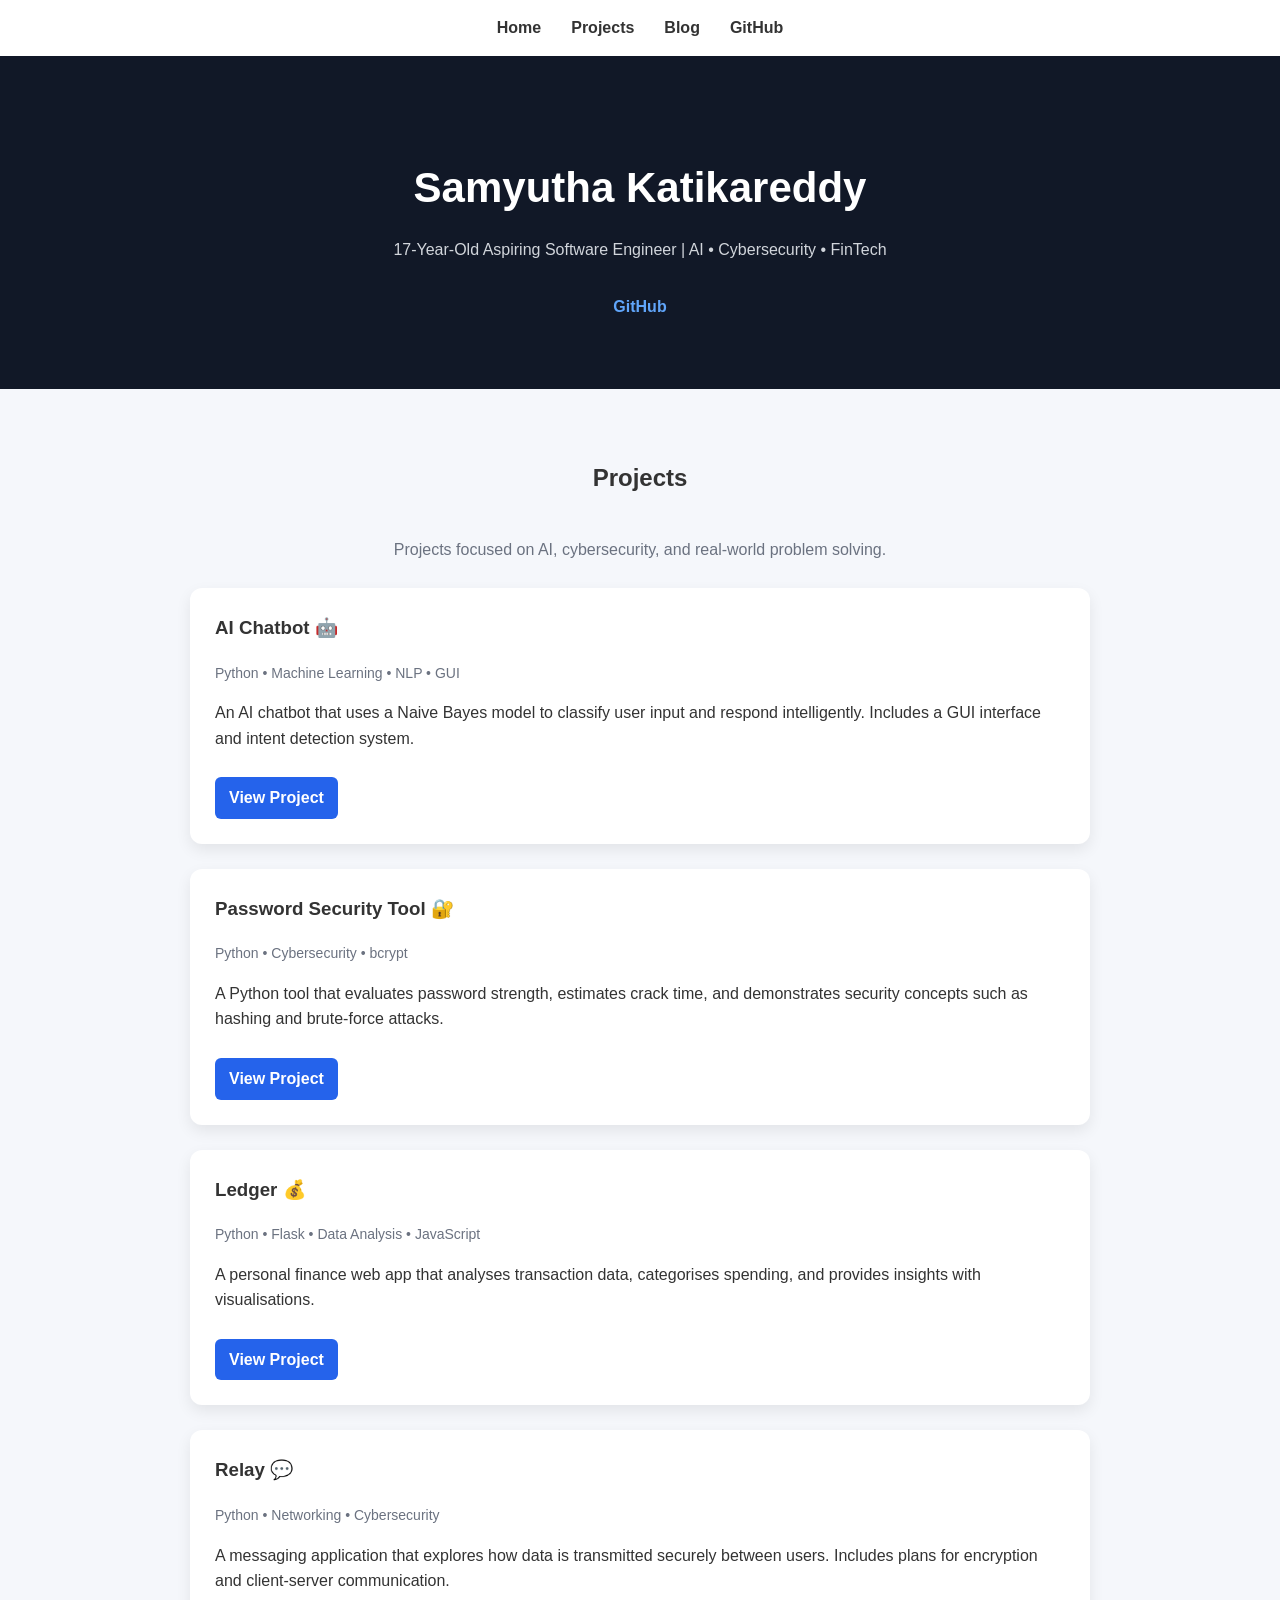
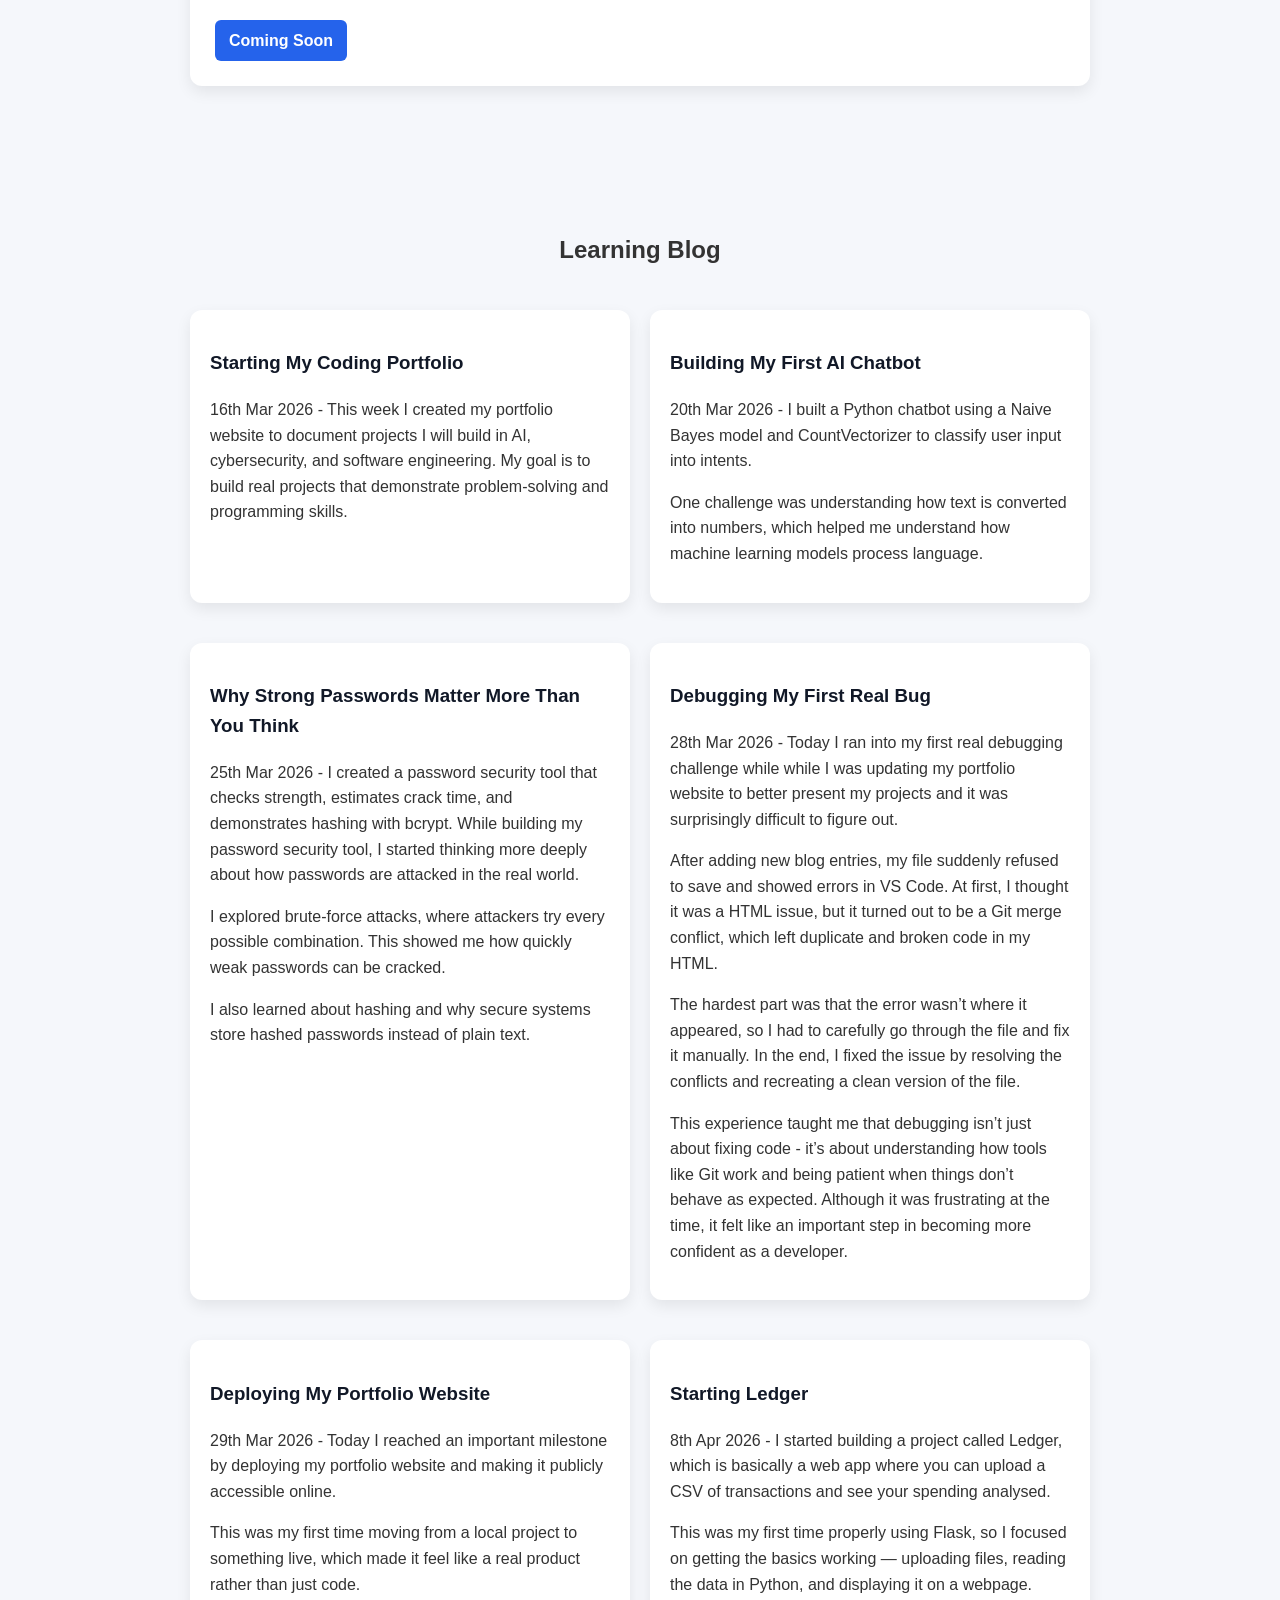
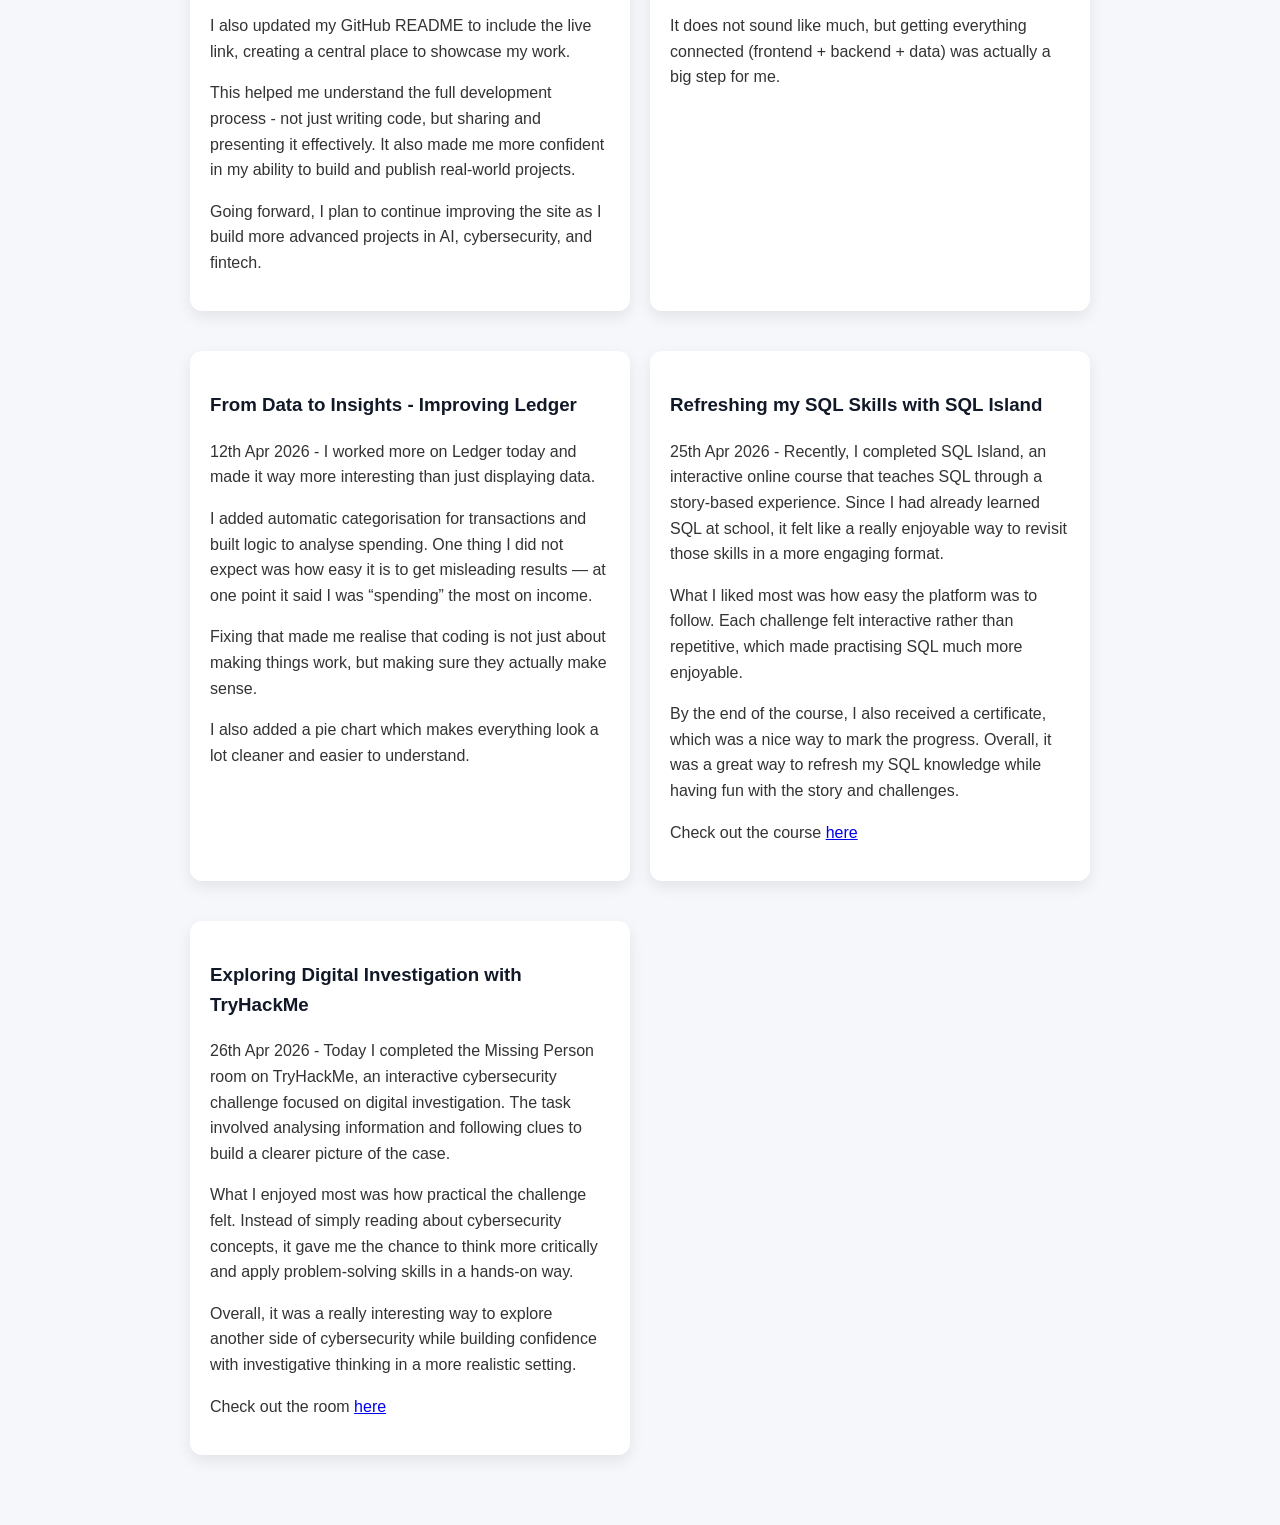
<file: index.html>
<!DOCTYPE html>
<html lang="en">
<head>
  <meta charset="UTF-8">
  <title>Samyutha Katikareddy Portfolio</title>
  <link rel="stylesheet" href="style.css">
</head>
<body>

<nav>
  <a href="#">Home</a>
  <a href="#projects">Projects</a>
  <a href="#blog">Blog</a>
  <a href="https://github.com/samyuthak-projects">GitHub</a>
</nav>

<header>
  <h1>Samyutha Katikareddy</h1>
  <p>17-Year-Old Aspiring Software Engineer | AI • Cybersecurity • FinTech</p>
  <a href="https://github.com/samyuthak-projects">GitHub</a>
</header>

<section id="projects">
  <h2>Projects</h2>

  <p class="section-intro">
    Projects focused on AI, cybersecurity, and real-world problem solving.
  </p>

  <!-- AI Chatbot -->
  <div class="project">
    <h3>AI Chatbot 🤖</h3>

    <p class="tags">Python • Machine Learning • NLP • GUI</p>

    <p>
      An AI chatbot that uses a Naive Bayes model to classify user input and
      respond intelligently. Includes a GUI interface and intent detection system.
    </p>

    <a href="https://github.com/samyuthak-projects/ai-chatbot">
      View Project
    </a>
  </div>

  <!-- Password Security Tool -->
  <div class="project">
    <h3>Password Security Tool 🔐</h3>

    <p class="tags">Python • Cybersecurity • bcrypt</p>

    <p>
      A Python tool that evaluates password strength, estimates crack time,
      and demonstrates security concepts such as hashing and brute-force attacks.
    </p>

    <a href="https://github.com/samyuthak-projects/password-security-tool">
      View Project
    </a>
  </div>

  <!-- Ledger (Personal Finance Web App) -->
  <div class="project">
    <h3>Ledger 💰</h3>

    <p class="tags">Python • Flask • Data Analysis • JavaScript</p>

    <p>
    A personal finance web app that analyses transaction data, categorises spending,
    and provides insights with visualisations.
    </p>

    <a href="https://github.com/samyuthak-projects/ledger">
      View Project
    </a>
  </div>

  <!-- Relay (Encrypted Messaging App) -->
  <div class="project">
    <h3>Relay 💬</h3>

    <p class="tags">Python • Networking • Cybersecurity</p>

    <p>
    A messaging application that explores how data is transmitted securely between users.
    Includes plans for encryption and client-server communication.
    </p>

    <a href="#">Coming Soon</a>
  </div>

</section>

<section id="blog">
  <h2>Learning Blog</h2>

  <div class="blog-container"> 
  <article>
    <h3>Starting My Coding Portfolio</h3>
    <p>
      16th Mar 2026 - This week I created my portfolio website to document projects I will build in AI, cybersecurity, and software engineering. My goal is to build real projects that demonstrate problem-solving and programming skills.
    </p>
  </article>

  <article>
    <h3>Building My First AI Chatbot</h3>
    <p>
      20th Mar 2026 - I built a Python chatbot using a Naive Bayes model and CountVectorizer to classify user input into intents.
    </p>
    <p>
      One challenge was understanding how text is converted into numbers, which helped me understand how machine learning models process language.
    </p>
  </article>



  <article>
    <h3>Why Strong Passwords Matter More Than You Think</h3>
    <p>
      25th Mar 2026 - I created a password security tool that checks strength, estimates crack time, and demonstrates hashing with bcrypt. While building my password security tool, I started thinking more deeply about how passwords are attacked in the real world.
    </p>
    <p>
      I explored brute-force attacks, where attackers try every possible combination. This showed me how quickly weak passwords can be cracked.
    </p>
    <p>
      I also learned about hashing and why secure systems store hashed passwords instead of plain text.
    </p>
  </article>

  <article>
    <h3>Debugging My First Real Bug</h3>
    <p>
      28th Mar 2026 - Today I ran into my first real debugging challenge while while I was updating my portfolio website to better present my projects and it was surprisingly difficult to figure out.
    </p>
    <p>
      After adding new blog entries, my file suddenly refused to save and showed errors in VS Code. At first, I thought it was a HTML issue, but it turned out to be a Git merge conflict, which left duplicate and broken code in my HTML.
    </p>
    <p>
      The hardest part was that the error wasn’t where it appeared, so I had to carefully go through the file and fix it manually. In the end, I fixed the issue by resolving the conflicts and recreating a clean version of the file.
    </p>
    <p>
      This experience taught me that debugging isn’t just about fixing code - it’s about understanding how tools like Git work and being patient when things don’t behave as expected. Although it was frustrating at the time, it felt like an important step in becoming more confident as a developer.
    </p>
  </article>

  <article>
    <h3>Deploying My Portfolio Website</h3>
    <p>
      29th Mar 2026 - Today I reached an important milestone by deploying my portfolio website and making it publicly accessible online.
    </p>
    <p>
      This was my first time moving from a local project to something live, which made it feel like a real product rather than just code.
    </p>
    <p>
      I also updated my GitHub README to include the live link, creating a central place to showcase my work.
    </p>
    <p>
      This helped me understand the full development process - not just writing code, but sharing and presenting it effectively. It also made me more confident in my ability to build and publish real-world projects.
    </p>
    <p>
      Going forward, I plan to continue improving the site as I build more advanced projects in AI, cybersecurity, and fintech.
    </p>
  </article>

  <article>
    <h3>Starting Ledger</h3>
    <p>
      8th Apr 2026 - I started building a project called Ledger, which is basically a web app where you can upload a CSV of transactions and see your spending analysed.
    </p>
    <p>
      This was my first time properly using Flask, so I focused on getting the basics working — uploading files, reading the data in Python, and displaying it on a webpage.
    </p>
    <p>
      It does not sound like much, but getting everything connected (frontend + backend + data) was actually a big step for me.
    </p>
  </article>

  <article>
    <h3>From Data to Insights - Improving Ledger</h3>
    <p>
      12th Apr 2026 - I worked more on Ledger today and made it way more interesting than just displaying data.
    </p>
    <p>
      I added automatic categorisation for transactions and built logic to analyse spending. One thing I did not expect was how easy it is to get misleading results — at one point it said I was “spending” the most on income.
    </p>
    <p>
      Fixing that made me realise that coding is not just about making things work, but making sure they actually make sense.
    </p>
    <p>
      I also added a pie chart which makes everything look a lot cleaner and easier to understand.
    </p>
  </article>

  <article>
    <h3>Refreshing my SQL Skills with SQL Island</h3>
    <p>
      25th Apr 2026 - Recently, I completed SQL Island, an interactive online course that teaches SQL through a story-based experience. Since I had already learned SQL at school, it felt like a really enjoyable way to revisit those skills in a more engaging format.
    </p>
    <p>
      What I liked most was how easy the platform was to follow. Each challenge felt interactive rather than repetitive, which made practising SQL much more enjoyable.
    </p>
    <p>
      By the end of the course, I also received a certificate, which was a nice way to mark the progress. Overall, it was a great way to refresh my SQL knowledge while having fun with the story and challenges.
    </p>
    <p>
      Check out the course <a href="https://sql-island.informatik.uni-kl.de/">here</a>
    </p>
  </article>

  <article>
    <h3>Exploring Digital Investigation with TryHackMe</h3>
    <p>
      26th Apr 2026 - Today I completed the Missing Person room on TryHackMe, an interactive cybersecurity challenge focused on digital investigation. The task involved analysing information and following clues to build a clearer picture of the case.
    </p>
    <p>
      What I enjoyed most was how practical the challenge felt. Instead of simply reading about cybersecurity concepts, it gave me the chance to think more critically and apply problem-solving skills in a hands-on way.
    </p>
    <p>
      Overall, it was a really interesting way to explore another side of cybersecurity while building confidence with investigative thinking in a more realistic setting.
    </p>
    <p>
      Check out the room <a href="https://tryhackme.com/room/missingperson">here</a>
    </p>
  </article>

  </div>
</section>

</body>
</html>
</file>
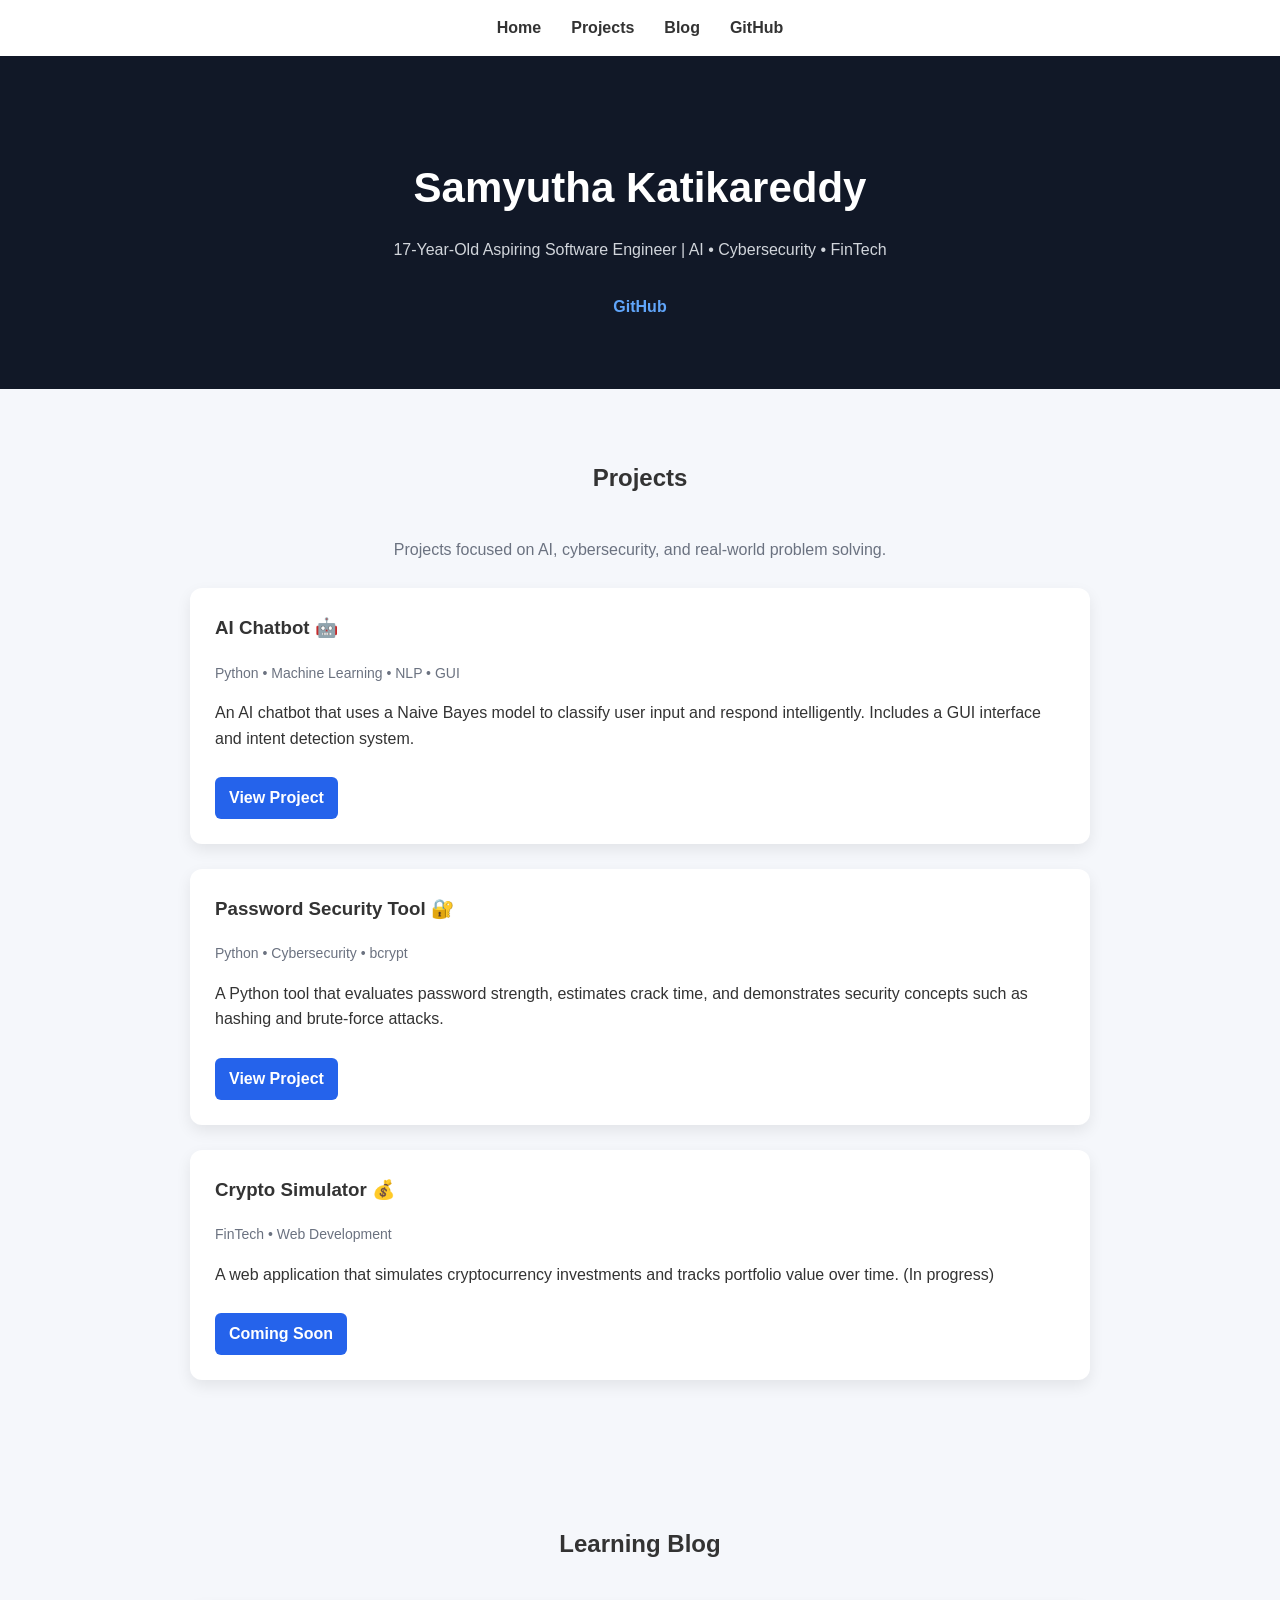
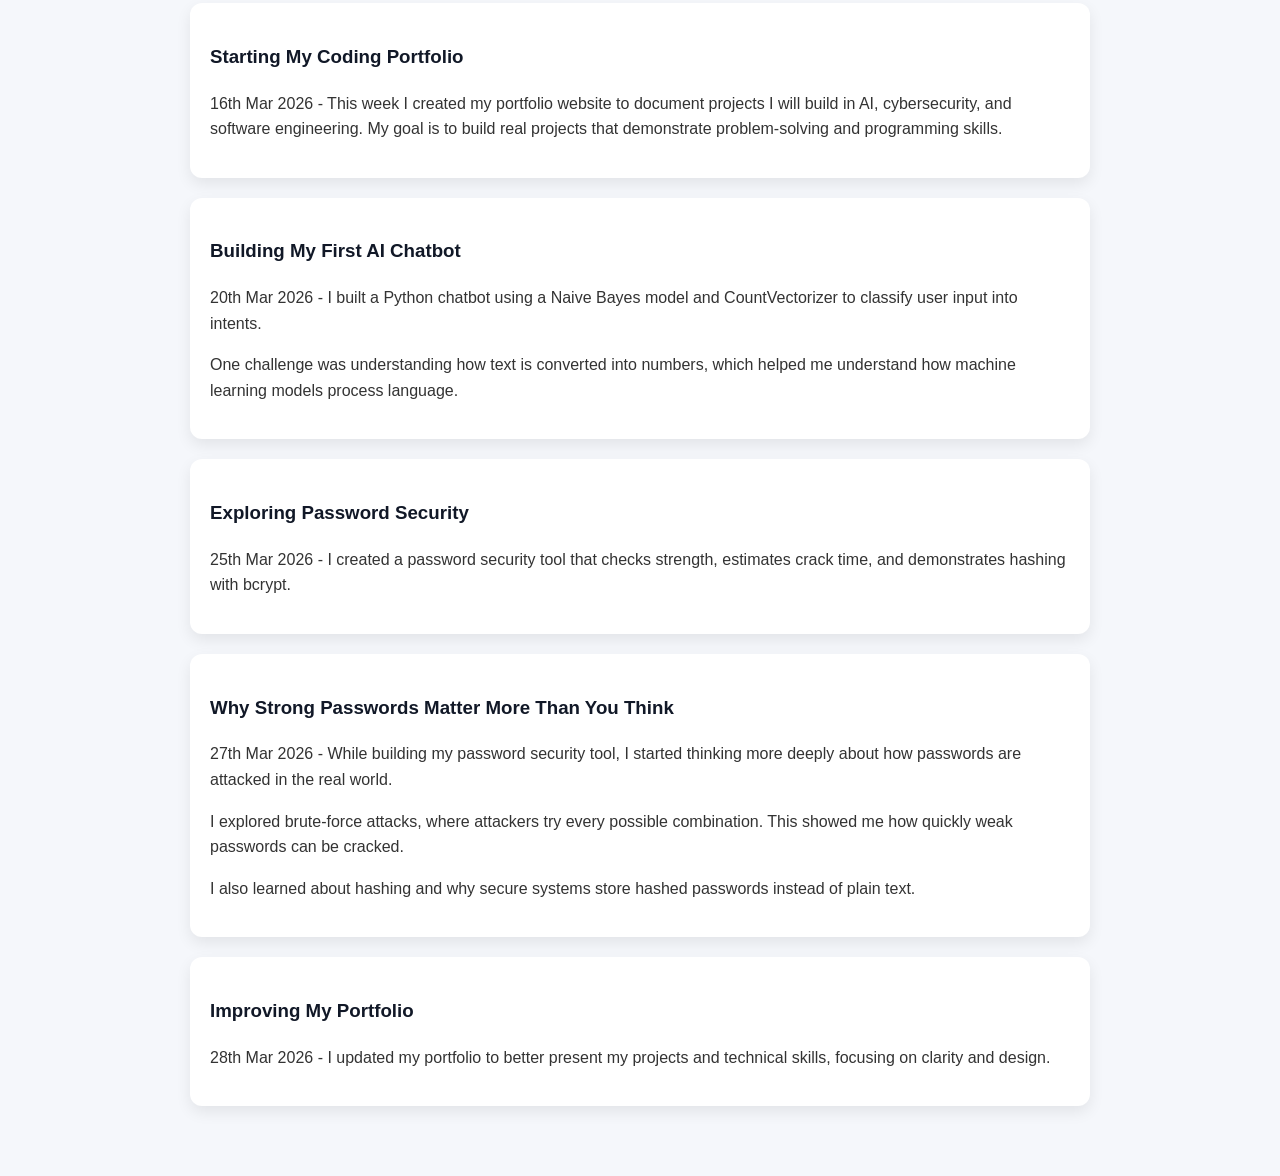
<file: index2.html>
<!DOCTYPE html>
<html lang="en">
<head>
  <meta charset="UTF-8">
  <title>Samyutha Katikareddy Portfolio</title>
  <link rel="stylesheet" href="style.css">
</head>
<body>

<nav>
  <a href="#">Home</a>
  <a href="#projects">Projects</a>
  <a href="#blog">Blog</a>
  <a href="https://github.com/samyuthak-projects">GitHub</a>
</nav>

<header>
  <h1>Samyutha Katikareddy</h1>
  <p>17-Year-Old Aspiring Software Engineer | AI • Cybersecurity • FinTech</p>
  <a href="https://github.com/samyuthak-projects">GitHub</a>
</header>

<section id="projects">
  <h2>Projects</h2>

  <p class="section-intro">
    Projects focused on AI, cybersecurity, and real-world problem solving.
  </p>

  <!-- AI Chatbot -->
  <div class="project">
    <h3>AI Chatbot 🤖</h3>

    <p class="tags">Python • Machine Learning • NLP • GUI</p>

    <p>
      An AI chatbot that uses a Naive Bayes model to classify user input and
      respond intelligently. Includes a GUI interface and intent detection system.
    </p>

    <a href="https://github.com/samyuthak-projects/ai-chatbot">
      View Project
    </a>
  </div>

  <!-- Password Security Tool -->
  <div class="project">
    <h3>Password Security Tool 🔐</h3>

    <p class="tags">Python • Cybersecurity • bcrypt</p>

    <p>
      A Python tool that evaluates password strength, estimates crack time,
      and demonstrates security concepts such as hashing and brute-force attacks.
    </p>

    <a href="https://github.com/samyuthak-projects/password-security-tool">
      View Project
    </a>
  </div>

  <!-- Crypto Simulator (Coming Soon or Update Later) -->
  <div class="project">
    <h3>Crypto Simulator 💰</h3>

    <p class="tags">FinTech • Web Development</p>

    <p>
      A web application that simulates cryptocurrency investments and tracks portfolio value over time.
      (In progress)
    </p>

    <a href="#">Coming Soon</a>
  </div>

</section>

<section id="blog">
  <h2>Learning Blog</h2>

  <article>
    <h3>Starting My Coding Portfolio</h3>
    <p>
      16th Mar 2026 - This week I created my portfolio website to document projects I will build in AI, cybersecurity, and software engineering. My goal is to build real projects that demonstrate problem-solving and programming skills.
    </p>
  </article>

  <article>
    <h3>Building My First AI Chatbot</h3>
    <p>
      20th Mar 2026 - I built a Python chatbot using a Naive Bayes model and CountVectorizer to classify user input into intents.
    </p>
    <p>
      One challenge was understanding how text is converted into numbers, which helped me understand how machine learning models process language.
    </p>
  </article>

  <article>
    <h3>Exploring Password Security</h3>
    <p>
      25th Mar 2026 - I created a password security tool that checks strength, estimates crack time, and demonstrates hashing with bcrypt.
    </p>
  </article>

  <article>
    <h3>Why Strong Passwords Matter More Than You Think</h3>
    <p>
      27th Mar 2026 - While building my password security tool, I started thinking more deeply about how passwords are attacked in the real world.
    </p>
    <p>
      I explored brute-force attacks, where attackers try every possible combination. This showed me how quickly weak passwords can be cracked.
    </p>
    <p>
      I also learned about hashing and why secure systems store hashed passwords instead of plain text.
    </p>
  </article>

  <article>
    <h3>Improving My Portfolio</h3>
    <p>
      28th Mar 2026 - I updated my portfolio to better present my projects and technical skills, focusing on clarity and design.
    </p>
  </article>

</section>

</body>
</html>
</file>
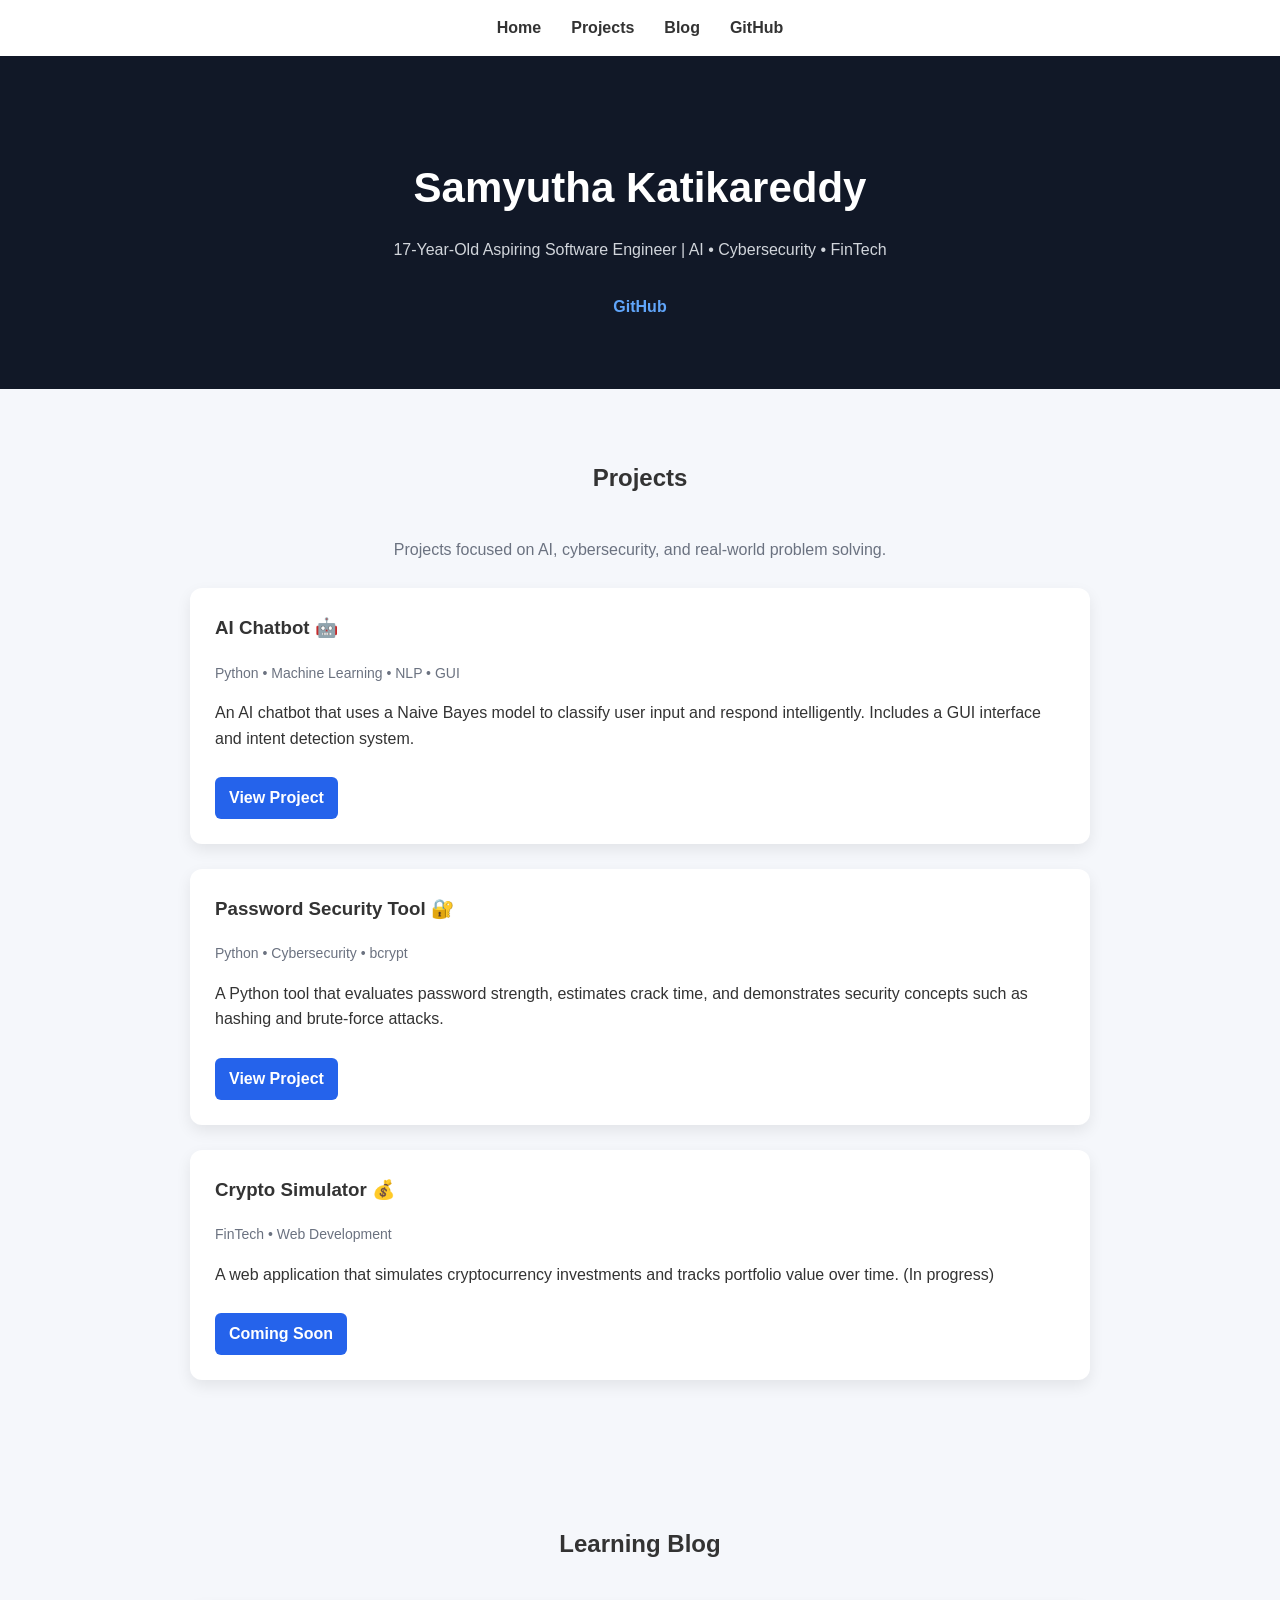
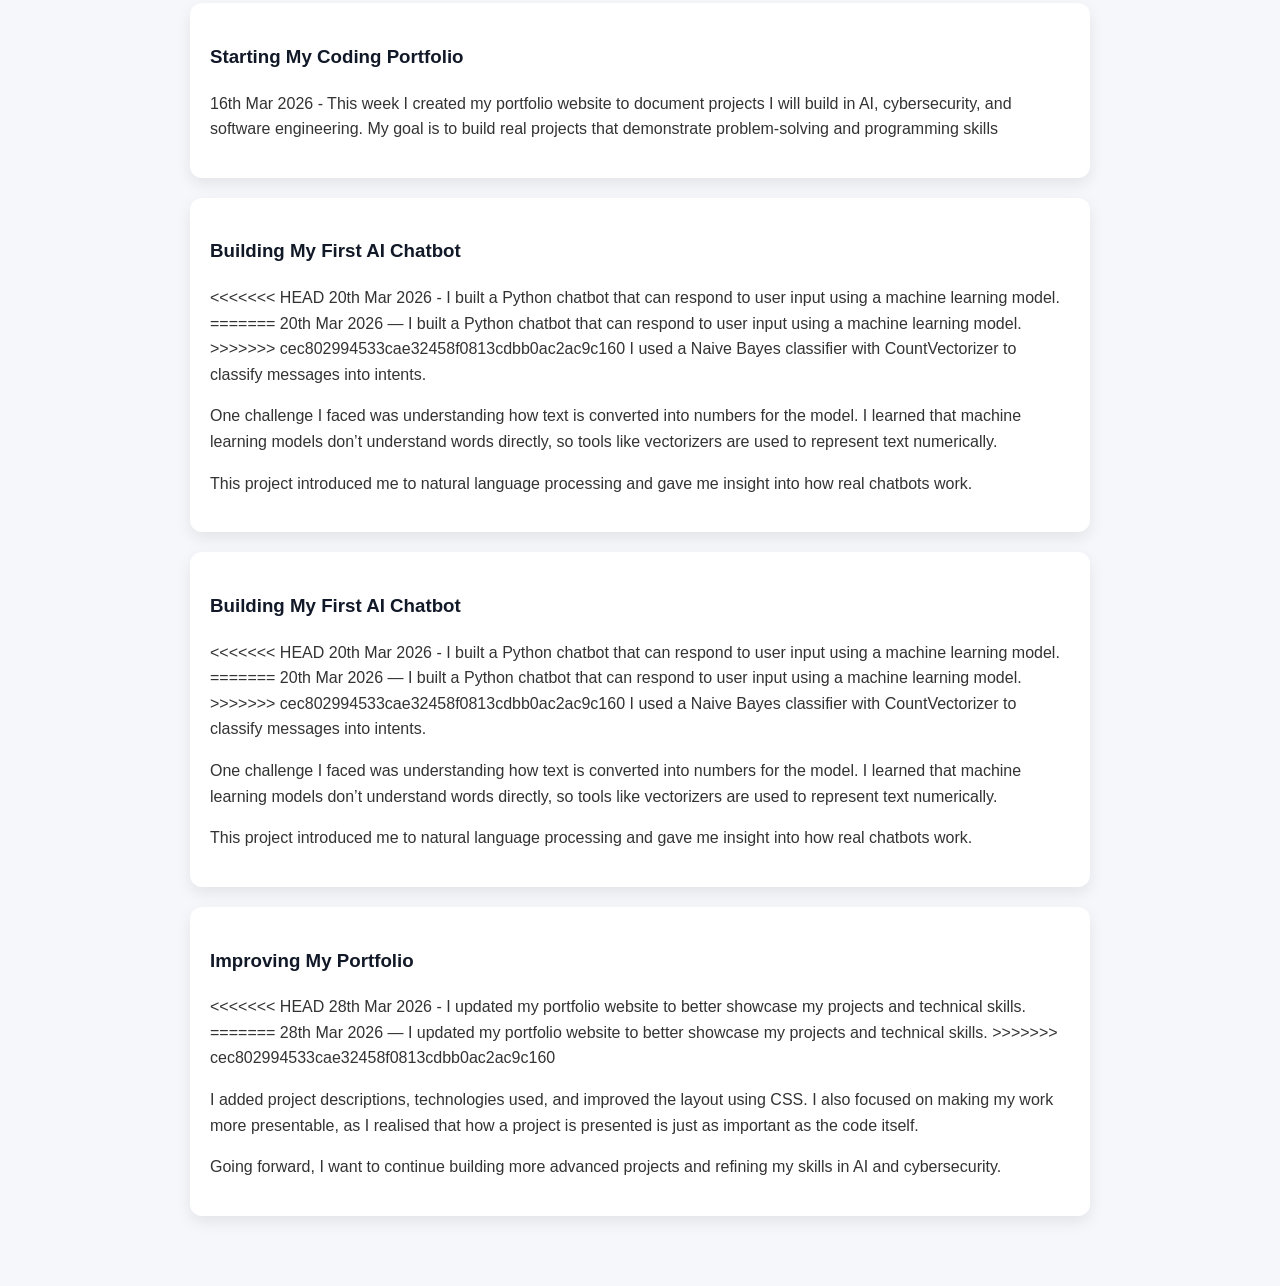
<file: old_index.html>
<!DOCTYPE html>
<html lang="en">
<head>
  <meta charset="UTF-8">
  <title>Samyutha Katikareddy Portfolio</title>
  <link rel="stylesheet" href="style.css">
</head>
<body>

<nav>
  <a href="#">Home</a>
  <a href="#projects">Projects</a>
  <a href="#blog">Blog</a>
  <a href="https://github.com/samyuthak-projects">GitHub</a>
</nav>

<header>
  <h1>Samyutha Katikareddy</h1>
  <p>17-Year-Old Aspiring Software Engineer | AI • Cybersecurity • FinTech</p>
  <a href="https://github.com/samyuthak-projects">GitHub</a>
</header>

<section id="projects">
  <h2>Projects</h2>

  <p class="section-intro">
    Projects focused on AI, cybersecurity, and real-world problem solving.
  </p>

  <!-- AI Chatbot -->
  <div class="project">
    <h3>AI Chatbot 🤖</h3>

    <p class="tags">Python • Machine Learning • NLP • GUI</p>

    <p>
      An AI chatbot that uses a Naive Bayes model to classify user input and
      respond intelligently. Includes a GUI interface and intent detection system.
    </p>

    <a href="https://github.com/samyuthak-projects/ai-chatbot">
      View Project
    </a>
  </div>

  <!-- Password Security Tool -->
  <div class="project">
    <h3>Password Security Tool 🔐</h3>

    <p class="tags">Python • Cybersecurity • bcrypt</p>

    <p>
      A Python tool that evaluates password strength, estimates crack time,
      and demonstrates security concepts such as hashing and brute-force attacks.
    </p>

    <a href="https://github.com/samyuthak-projects/password-security-tool">
      View Project
    </a>
  </div>

  <!-- Crypto Simulator (Coming Soon or Update Later) -->
  <div class="project">
    <h3>Crypto Simulator 💰</h3>

    <p class="tags">FinTech • Web Development</p>

    <p>
      A web application that simulates cryptocurrency investments and tracks portfolio value over time.
      (In progress)
    </p>

    <a href="#">Coming Soon</a>
  </div>

</section>

<section id = "blog">
  <h2>Learning Blog</h2>

  <article>
    <h3>Starting My Coding Portfolio</h3>
    <p>
      16th Mar 2026 - This week I created my portfolio website to document projects I will build in AI, cybersecurity, and software engineering. My goal is to build real projects that demonstrate problem-solving and programming skills
    </p>
  </article>

  <article>
    <h3>Building My First AI Chatbot</h3>
    <p>
<<<<<<< HEAD
      20th Mar 2026 - I built a Python chatbot that can respond to user input using a machine learning model. 
=======
      20th Mar 2026 — I built a Python chatbot that can respond to user input using a machine learning model. 
>>>>>>> cec802994533cae32458f0813cdbb0ac2ac9c160
      I used a Naive Bayes classifier with CountVectorizer to classify messages into intents.
    </p>
    <p>
      One challenge I faced was understanding how text is converted into numbers for the model. 
      I learned that machine learning models don’t understand words directly, so tools like vectorizers 
      are used to represent text numerically.
    </p>
    <p>
      This project introduced me to natural language processing and gave me insight into how real chatbots work.
    </p>
  </article>

  <article>
    <h3>Building My First AI Chatbot</h3>
    <p>
<<<<<<< HEAD
      20th Mar 2026 - I built a Python chatbot that can respond to user input using a machine learning model. 
=======
      20th Mar 2026 — I built a Python chatbot that can respond to user input using a machine learning model. 
>>>>>>> cec802994533cae32458f0813cdbb0ac2ac9c160
      I used a Naive Bayes classifier with CountVectorizer to classify messages into intents.
    </p>
    <p>
      One challenge I faced was understanding how text is converted into numbers for the model. 
      I learned that machine learning models don’t understand words directly, so tools like vectorizers 
      are used to represent text numerically.
    </p>
    <p>
      This project introduced me to natural language processing and gave me insight into how real chatbots work.
    </p>
  </article>

  <article>
    <h3>Improving My Portfolio</h3>
    <p>
<<<<<<< HEAD
      28th Mar 2026 - I updated my portfolio website to better showcase my projects and technical skills.
=======
      28th Mar 2026 — I updated my portfolio website to better showcase my projects and technical skills.
>>>>>>> cec802994533cae32458f0813cdbb0ac2ac9c160
    </p>
    <p>
      I added project descriptions, technologies used, and improved the layout using CSS. 
      I also focused on making my work more presentable, as I realised that how a project is presented 
      is just as important as the code itself.
    </p>
    <p>
      Going forward, I want to continue building more advanced projects and refining my skills in AI and cybersecurity.
    </p>
  </article>

</section>

</body>
</html>

</section>

</body>
</html>
</file>
<file: style.css>
body {
  margin: 0;
  font-family: Arial, Helvetica, sans-serif;
  background: #f5f7fb;
  color: #333;
  line-height: 1.6;
}

/* NAV */

nav {
  background: white;
  padding: 15px;
  display: flex;
  justify-content: center;
  gap: 30px;
  box-shadow: 0 2px 8px rgba(0,0,0,0.05);
}

nav a {
  text-decoration: none;
  color: #333;
  font-weight: 600;
}

nav a:hover {
  color: #2563eb;
}

/* HEADER */

header {
  background: #111827;
  color: white;
  text-align: center;
  padding: 70px 20px;
}

header h1 {
  font-size: 42px;
  margin-bottom: 10px;
}

header p {
  color: #d1d5db;
}

header a {
  display: inline-block;
  margin-top: 15px;
  color: #60a5fa;
  text-decoration: none;
  font-weight: bold;
}

header a:hover {
  text-decoration: underline;
}

/* SECTIONS */

section {
  max-width: 900px;
  margin: auto;
  padding: 50px 20px;
}

h2 {
  text-align: center;
  margin-bottom: 40px;
}

.section-intro {
  text-align: center;
  color: #6b7280;
  margin-bottom: 25px;
}

/* PROJECT CARDS */

.project {
  background: white;
  padding: 25px;
  margin-bottom: 25px;
  border-radius: 12px;
  box-shadow: 0 6px 15px rgba(0,0,0,0.08);
  transition: transform 0.2s ease;
}

.project:hover {
  transform: translateY(-5px);
}

.project h3 {
  margin-top: 0;
}

.tags {
  font-size: 14px;
  color: #6b7280;
  margin-bottom: 10px;
}

.project a {
  display: inline-block;
  margin-top: 10px;
  color: white;
  background: #2563eb;
  padding: 8px 14px;
  border-radius: 6px;
  text-decoration: none;
  font-weight: bold;
  transition: background 0.2s ease;
}

.project a:hover {
  background: #1e40af;
}

/* BLOG */

.blog-container {
  display: grid;
  grid-template-columns: repeat(auto-fit, minmax(300px, 1fr));
  gap: 20px;
}

article {
  background: white;
  padding: 20px;
  border-radius: 12px;
  box-shadow: 0 6px 15px rgba(0,0,0,0.08);
  margin-bottom: 20px;
  transition: transform 0.2s ease;
}

article:hover {
  transform: translateY(-5px);
}

article h3 {
  color: #111827;
}

/* SMOOTH SCROLL */

html {
  scroll-behavior: smooth;
}
</file>
